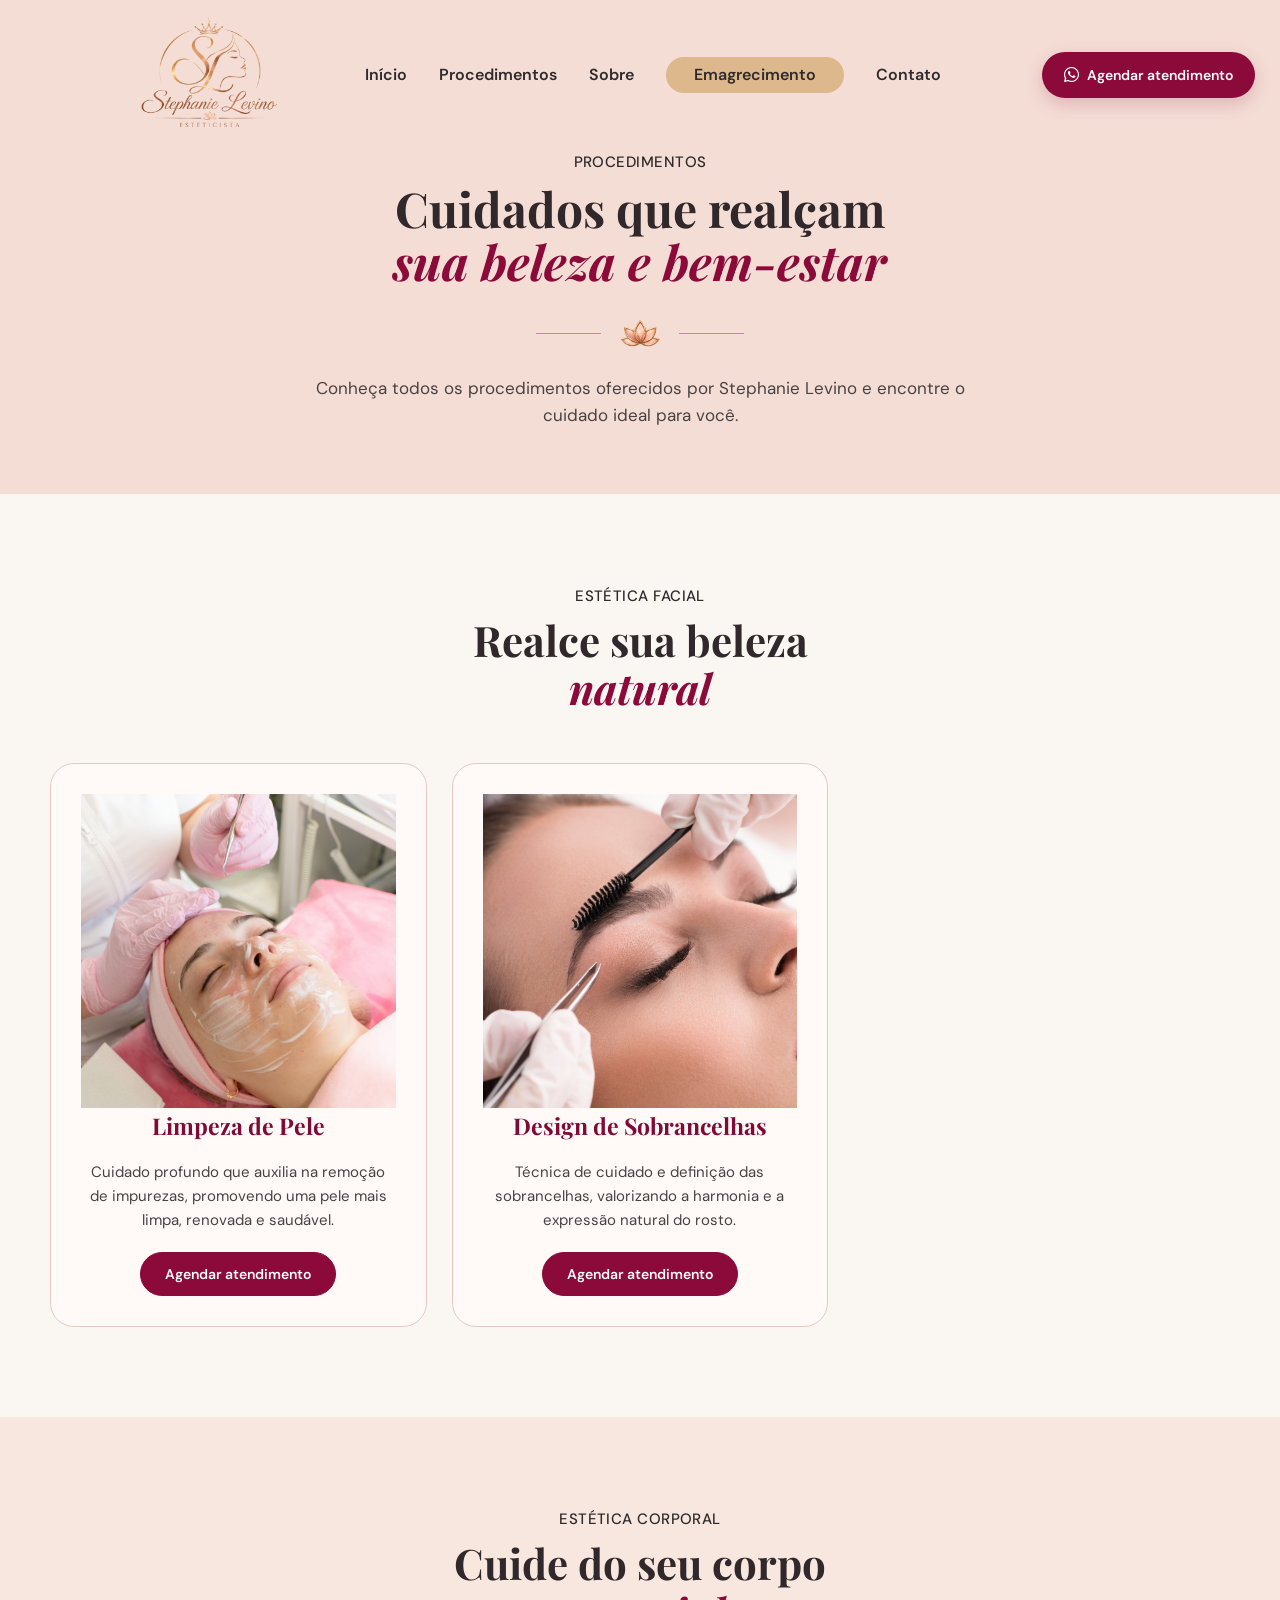
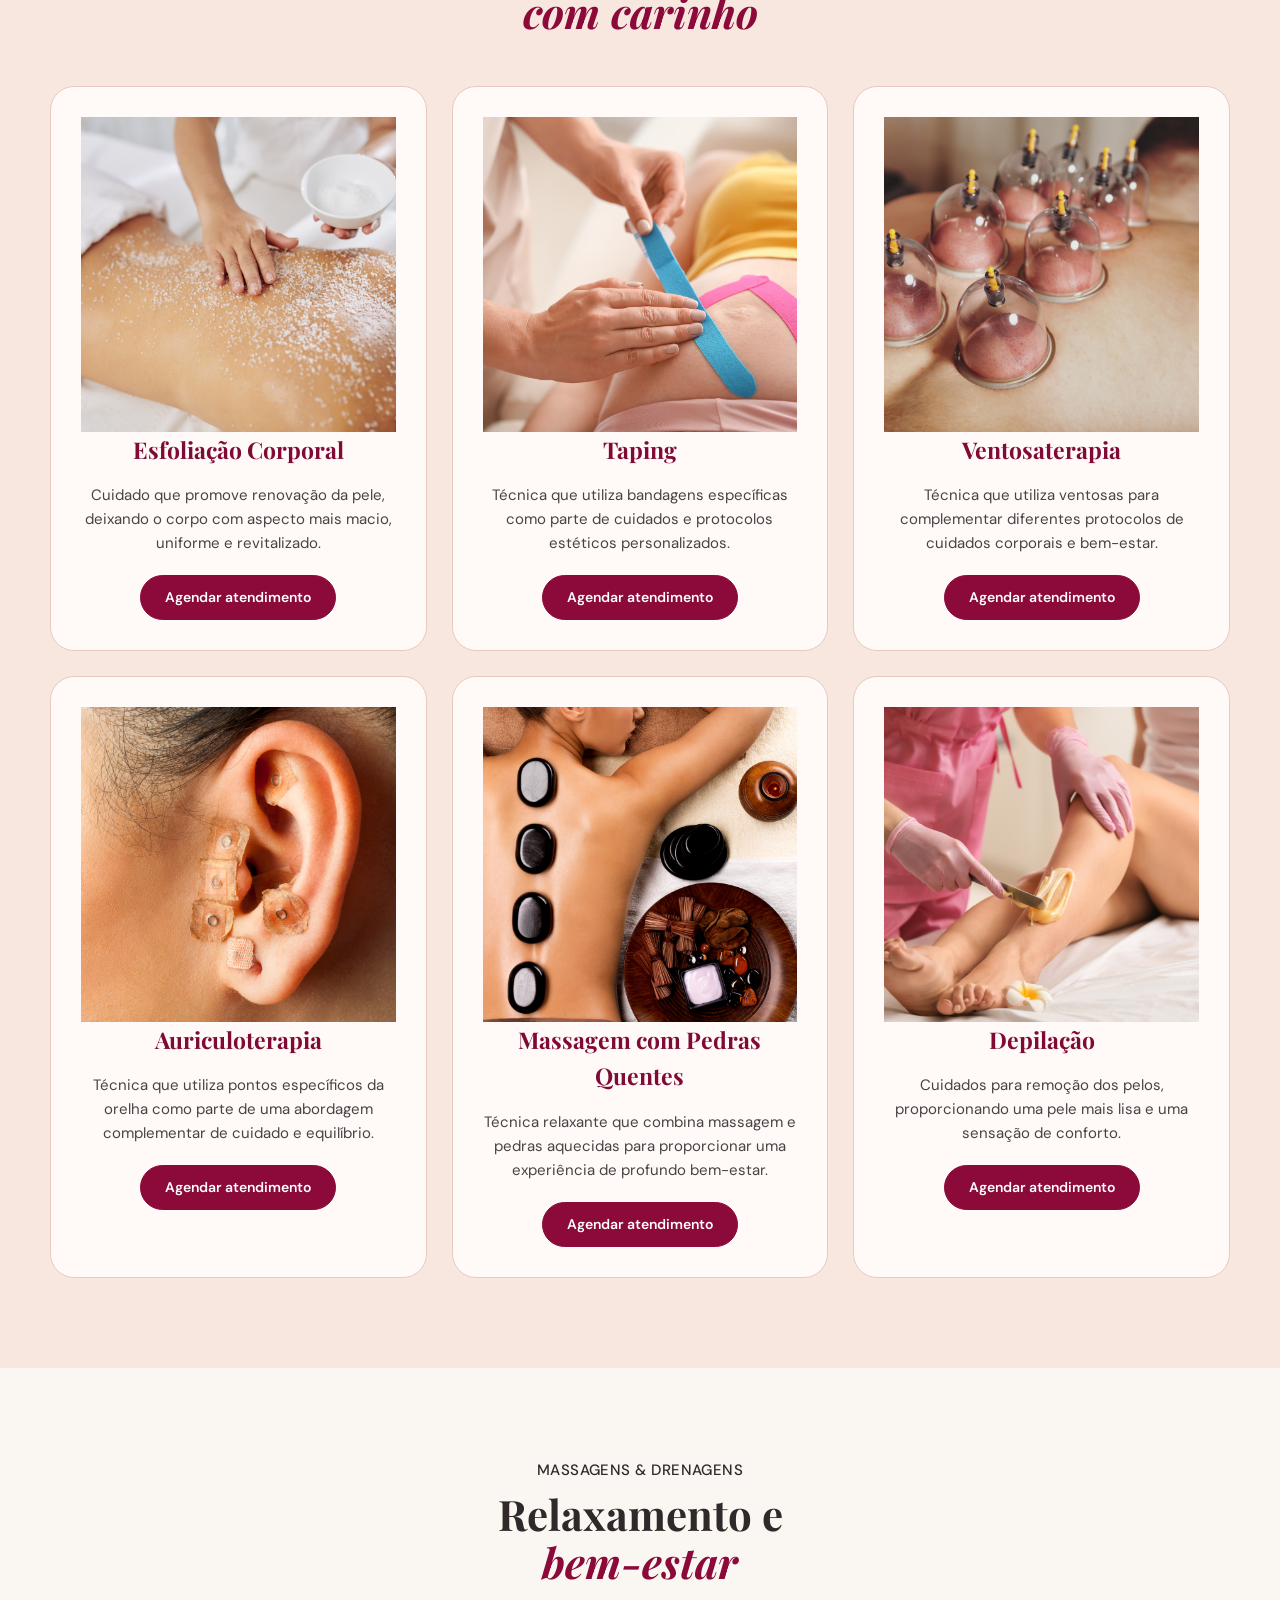
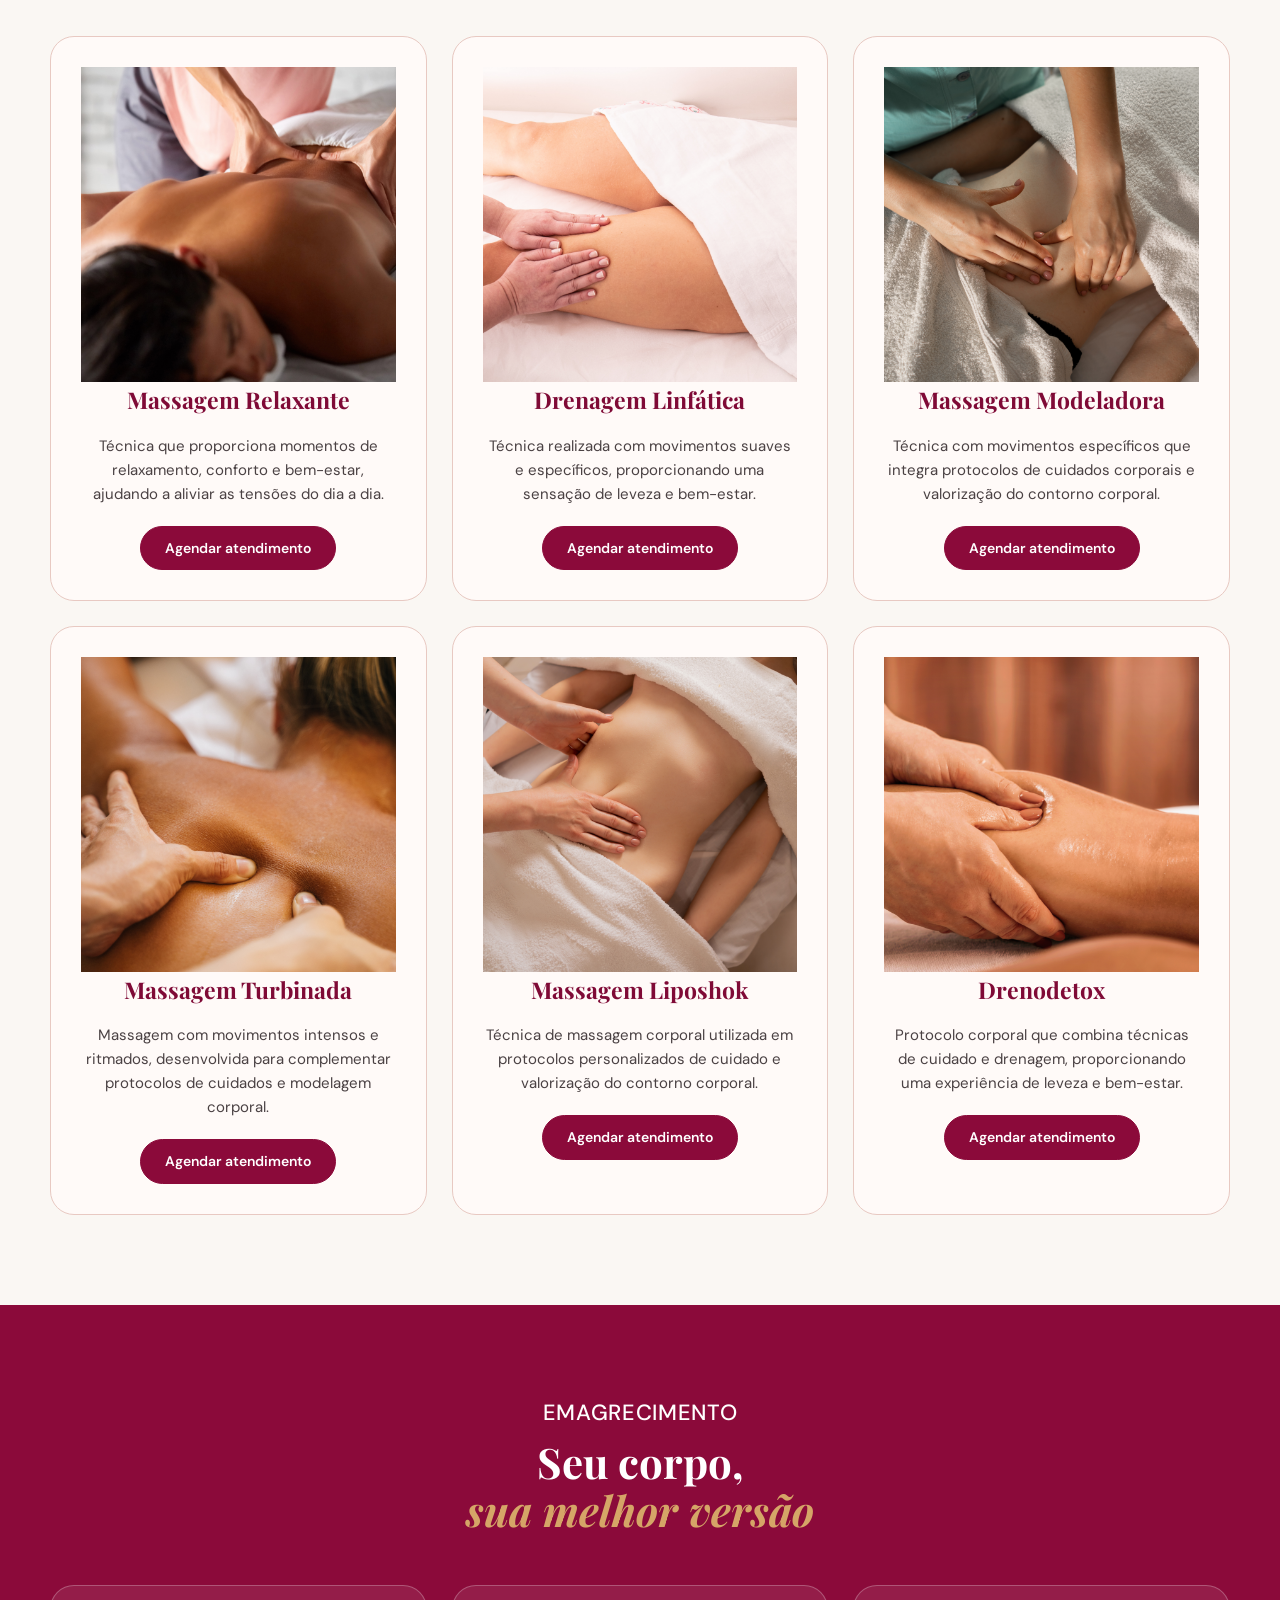
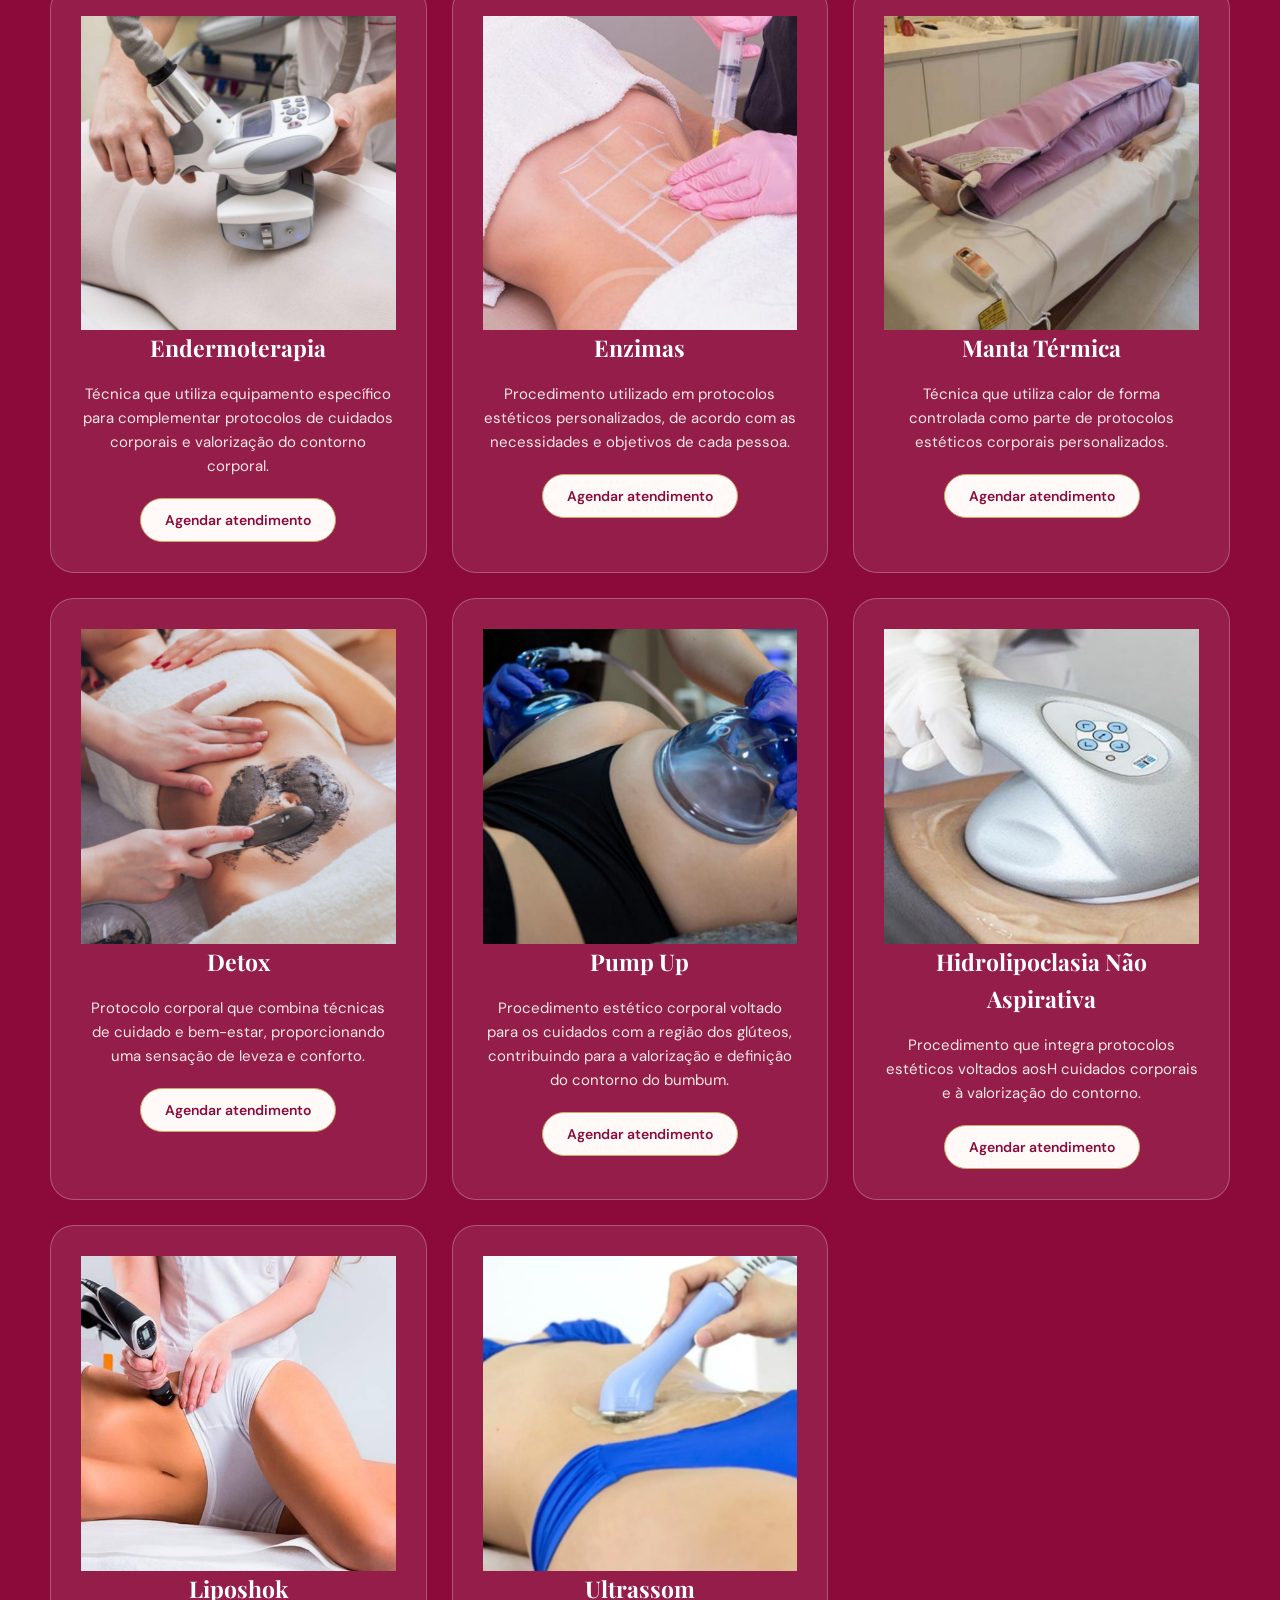
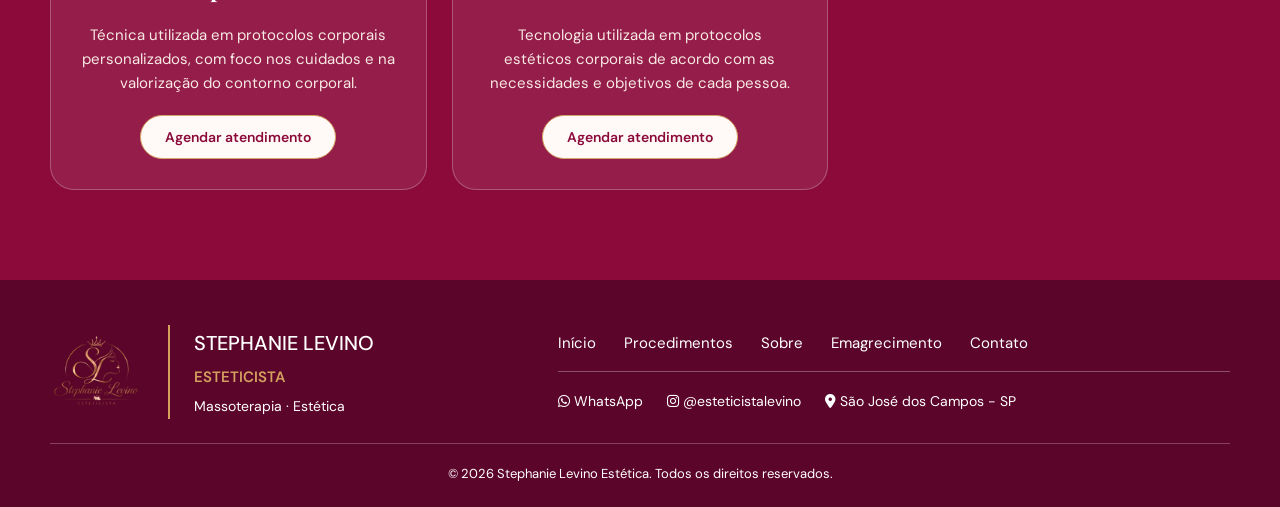
<file: procedimentos.html>
<!DOCTYPE html>
<html lang="pt-BR">

<head>
    <meta charset="UTF-8">
    <meta name="viewport" content="width=device-width, initial-scale=1.0">
    <meta name="description" content="Conheça os procedimentos faciais, corporais, massagens e protocolos de emagrecimento oferecidos por Stephanie Levino em São José dos Campos - SP.">

    <title>Procedimentos Estéticos | Stephanie Levino</title>

    <!-- Google Fonts -->
    <link rel="preconnect" href="https://fonts.googleapis.com">
    <link rel="preconnect" href="https://fonts.gstatic.com" crossorigin>

    <link href="https://fonts.googleapis.com/css2?family=DM+Sans:wght@400;500;600;700&family=Playfair+Display:wght@400;500;600;700&family=Playfair+Display:ital,wght@1,400;1,500;1,600;1,700&display=swap"
        rel="stylesheet">

    <!-- Font Awesome -->
    <link rel="stylesheet"
        href="https://cdnjs.cloudflare.com/ajax/libs/font-awesome/6.5.2/css/all.min.css">

    <!-- CSS -->
    <link rel="stylesheet" href="style.css">
    <link rel="stylesheet" href="procedimentos.css">
</head>

<body>

    <!-- HEADER -->
    <header class="header procedures-header">
        <div class="container header__content">

            <a href="index.html" class="logo">
                <img src="assets/logo.png" alt="Stephanie Levino Esteticista">
            </a>

            <nav class="nav" aria-label="Navegação principal">
                <a href="index.html#inicio">Início</a>
                <a href="procedimentos.html">Procedimentos</a>
                <a href="index.html#sobre">Sobre</a>
                <a class="nav featured" href="index.html#emagrecimento">
                    Emagrecimento
                </a>
                <a href="index.html#contato">Contato</a>
            </nav>

            <a 
                href="https://wa.me/5512997855063?text=Ol%C3%A1%21%20Vim%20pelo%20site%20e%20gostaria%20de%20agendar%20um%20atendimento."
                class="header__cta"
                target="_blank"
                rel="noopener noreferrer">
                <i class="fa-brands fa-whatsapp"></i>
                Agendar atendimento
            </a>
        </div>
    </header>


    <!-- HERO DA PÁGINA -->
    <main>

        <section class="procedures-page-hero section-blush">

            <div class="container">

                <p class="section-label">PROCEDIMENTOS</p>

                <h1>
                    Cuidados que realçam<br>
                    <em>sua beleza e bem-estar</em>
                </h1>

                <div class="procedures-ornament" aria-hidden="true">
                    <span></span>
                    <img src="assets/lotus.png" alt="">
                    <span></span>
                </div>

                <p class="procedures-page-intro">
                    Conheça todos os procedimentos oferecidos por
                    Stephanie Levino e encontre o cuidado ideal para você.
                </p>

            </div>
        </section>


        <!-- ESTÉTICA FACIAL -->
        <section class="procedure-detail section-light" id="facial">
            

            <div class="container">

                <div class="procedure-detail__heading">

                    <p class="section-label">ESTÉTICA FACIAL</p>

                    <h2>
                        Realce sua beleza<br>
                        <em>natural</em>
                    </h2>

                </div>

                <div class="procedure-detail__grid">

                    <article class="procedure-detail__card">
                        <img src="assets/limpeza-pele.png" alt="Limpeza de Pele">
                        <h3>Limpeza de Pele</h3>
                        <p>
                            Cuidado profundo que auxilia na remoção de impurezas, promovendo uma pele mais limpa, renovada e saudável.
                        </p>
                        <a 
                            href="https://wa.me/5512997855063?text=Ol%C3%A1%21%20Vim%20pelo%20site%20e%20gostaria%20de%20agendar%20um%20atendimento%20para%20realizar%20o%20procedimento%20Limpeza-pele."
                            class="procedure-button"
                            target="_blank"
                            rel="noopener noreferrer">
                            Agendar atendimento
                        </a>
                    </article>

                    <article class="procedure-detail__card">
                        <img src="assets/design-sobrancelhas.png" alt="Design de Sobrancelhas">
                        <h3>Design de Sobrancelhas</h3>
                        <p>
                            Técnica de cuidado e definição das sobrancelhas, valorizando a harmonia e a expressão natural do rosto.
                        </p>
                        <a 
                            href="https://wa.me/5512997855063?text=Ol%C3%A1%21%20Vim%20pelo%20site%20e%20gostaria%20de%20agendar%20um%20atendimento%20para%20realizar%20o%20procedimento%20Design-de-Sobrancelhas."
                            class="procedure-button" 
                            target="_blank"
                            rel="noopener noreferrer">
                            Agendar atendimento
                        </a>
                    </article>

                </div>

            </div>

        </section>


        <!-- ESTÉTICA CORPORAL -->
        <section class="procedure-detail section-pink" id="corporal">

            <div class="container">

                <div class="procedure-detail__heading">

                    <p class="section-label">ESTÉTICA CORPORAL</p>

                    <h2>
                        Cuide do seu corpo<br>
                        <em>com carinho</em>
                    </h2>

                </div>

                <div class="procedure-detail__grid">

                    <article class="procedure-detail__card">
                        <img src="assets/esfoliacao-corporal.png" alt="Esfoliação Corporal">
                        <h3>Esfoliação Corporal</h3>
                        <p>
                            Cuidado que promove renovação da pele, deixando o corpo com aspecto mais macio, uniforme e revitalizado.
                        </p>
                        <a 
                            href="https://wa.me/5512997855063?text=Ol%C3%A1%21%20Vim%20pelo%20site%20e%20gostaria%20de%20agendar%20um%20atendimento%20para%20realizar%20o%20procedimento%20Esfoliação-corporal."
                            class="procedure-button"
                            target="_blank"
                            rel="noopener noreferrer">
                            Agendar atendimento
                        </a>
                    </article>

                    <article class="procedure-detail__card">
                        <img src="assets/taping.png" alt="Taping">
                        <h3>Taping</h3>
                        <p>
                            Técnica que utiliza bandagens específicas como parte de cuidados e protocolos estéticos personalizados.
                        </p>
                        <a 
                            href="https://wa.me/5512997855063?text=Ol%C3%A1%21%20Vim%20pelo%20site%20e%20gostaria%20de%20agendar%20um%20atendimento%20para%20realizar%20o%20procedimento%20Taping."
                            class="procedure-button"
                            target="_blank"
                            rel="noopener noreferrer">
                            Agendar atendimento
                        </a>
                    </article>

                    <article class="procedure-detail__card">
                        <img src="assets/ventosaterapia.png" alt="Ventosaterapia">
                        <h3>Ventosaterapia</h3>
                        <p>
                            Técnica que utiliza ventosas para complementar diferentes protocolos de cuidados corporais e bem-estar.
                        </p>
                        <a 
                            href="https://wa.me/5512997855063?text=Ol%C3%A1%21%20Vim%20pelo%20site%20e%20gostaria%20de%20agendar%20um%20atendimento%20para%20realizar%20o%20procedimento%20Ventosaterapia."
                            class="procedure-button"
                            target="_blank"
                            rel="noopener noreferrer">
                            Agendar atendimento
                        </a>
                    </article>

                    <article class="procedure-detail__card">
                        <img src="assets/auriculoterapia.png" alt="Auriculoterapia">
                        <h3>Auriculoterapia</h3>
                        <p>
                            Técnica que utiliza pontos específicos da orelha como parte de uma abordagem complementar de cuidado e equilíbrio.
                        </p>
                        <a 
                            href="https://wa.me/5512997855063?text=Ol%C3%A1%21%20Vim%20pelo%20site%20e%20gostaria%20de%20agendar%20um%20atendimento%20para%20realizar%20o%20procedimento%20Auriculoterapia."
                            class="procedure-button"
                            target="_blank"
                            rel="noopener noreferrer">
                            Agendar atendimento
                        </a>
                    </article>

                    <article class="procedure-detail__card">
                        <img src="assets/pedras-quentes.png" alt="Massagem com Pedras Quentes">
                        <h3>Massagem com Pedras Quentes</h3>
                        <p>
                            Técnica relaxante que combina massagem e pedras aquecidas para proporcionar uma experiência de profundo bem-estar.
                        </p>
                        <a 
                            href="https://wa.me/5512997855063?text=Ol%C3%A1%21%20Vim%20pelo%20site%20e%20gostaria%20de%20agendar%20um%20atendimento%20para%20realizar%20o%20procedimento%20Massagem-com-pedras-quentes."
                            class="procedure-button"
                            target="_blank"
                            rel="noopener noreferrer">
                            Agendar atendimento
                        </a>
                    </article>

                    <article class="procedure-detail__card">
                        <img src="assets/depilacao.png" alt="Depilação">
                        <h3>Depilação</h3>
                        <p>
                            Cuidados para remoção dos pelos, proporcionando uma pele mais lisa e uma sensação de conforto.
                        </p>
                        <a 
                            href="https://wa.me/5512997855063?text=Ol%C3%A1%21%20Vim%20pelo%20site%20e%20gostaria%20de%20agendar%20um%20atendimento%20para%20realizar%20o%20procedimento%20Depilação."
                            class="procedure-button"
                            target="_blank"
                            rel="noopener noreferrer">
                            Agendar atendimento
                        </a>
                    </article>

                </div>

            </div>

        </section>


        <!-- MASSAGENS E DRENAGENS -->
        <section class="procedure-detail section-light" id="massagens">

            <div class="container">

                <div class="procedure-detail__heading">

                    <p class="section-label">MASSAGENS & DRENAGENS</p>

                    <h2>
                        Relaxamento e<br>
                        <em>bem-estar</em>
                    </h2>

                </div>

                <div class="procedure-detail__grid">

                    <article class="procedure-detail__card">
                        <img src="assets/massagem-relaxante.png" alt="Massagem Relaxante">
                        <h3>Massagem Relaxante</h3>
                        <p>
                            Técnica que proporciona momentos de relaxamento, conforto e bem-estar,
                            ajudando a aliviar as tensões do dia a dia.
                        </p>
                        <a 
                            href="https://wa.me/5512997855063?text=Ol%C3%A1%21%20Vim%20pelo%20site%20e%20gostaria%20de%20agendar%20um%20atendimento%20para%20realizar%20o%20procedimento%20Massagem-relaxante."
                            class="procedure-button"
                            target="_blank"
                            rel="noopener noreferrer">
                            Agendar atendimento
                        </a>
                    </article>

                    <article class="procedure-detail__card">
                        <img src="assets/drenagem-linfatica.png" alt="Drenagem Linfática">
                        <h3>Drenagem Linfática</h3>
                        <p>
                            Técnica realizada com movimentos suaves e específicos, proporcionando
                            uma sensação de leveza e bem-estar.
                        </p>
                        <a 
                            href="https://wa.me/5512997855063?text=Ol%C3%A1%21%20Vim%20pelo%20site%20e%20gostaria%20de%20agendar%20um%20atendimento%20para%20realizar%20o%20procedimento%20Drenagem-linfatica."
                            class="procedure-button"
                            target="_blank"
                            rel="noopener noreferrer">
                            Agendar atendimento
                        </a>
                    </article>

                    <article class="procedure-detail__card">
                        <img src="assets/massagem-modeladora.png" alt="Massagem Modeladora">
                        <h3>Massagem Modeladora</h3>
                        <p>
                            Técnica com movimentos específicos que integra protocolos de cuidados
                            corporais e valorização do contorno corporal.
                        </p>
                        <a 
                            href="https://wa.me/5512997855063?text=Ol%C3%A1%21%20Vim%20pelo%20site%20e%20gostaria%20de%20agendar%20um%20atendimento%20para%20realizar%20o%20procedimento%20Massagem-modeladora."
                            class="procedure-button"
                            target="_blank"
                            rel="noopener noreferrer">
                            Agendar atendimento
                        </a>
                    </article>

                    <article class="procedure-detail__card">
                        <img src="assets/massagem-turbinada.png" alt="Massagem Turbinada">
                        <h3>Massagem Turbinada</h3>
                        <p>
                            Massagem com movimentos intensos e ritmados, desenvolvida para
                            complementar protocolos de cuidados e modelagem corporal.
                        </p>
                        <a 
                            href="https://wa.me/5512997855063?text=Ol%C3%A1%21%20Vim%20pelo%20site%20e%20gostaria%20de%20agendar%20um%20atendimento%20para%20realizar%20o%20procedimento%20Massagem-turbinada."
                            class="procedure-button"
                            target="_blank"
                            rel="noopener noreferrer">
                            Agendar atendimento
                        </a>
                    </article>

                    <article class="procedure-detail__card">
                        <img src="assets/massagem-liposhok.png" alt="Massagem Liposhok">
                        <h3>Massagem Liposhok</h3>
                        <p>
                            Técnica de massagem corporal utilizada em protocolos personalizados
                            de cuidado e valorização do contorno corporal.
                        </p>
                        <a 
                            href="https://wa.me/5512997855063?text=Ol%C3%A1%21%20Vim%20pelo%20site%20e%20gostaria%20de%20agendar%20um%20atendimento%20para%20realizar%20o%20procedimento%20Massagem-liposhok."
                            class="procedure-button"
                            target="_blank"
                            rel="noopener noreferrer">
                            Agendar atendimento
                        </a>
                    </article>

                    <article class="procedure-detail__card">
                        <img src="assets/drenodetox.png" alt="Drenodetox">
                        <h3>Drenodetox</h3>
                        <p>
                            Protocolo corporal que combina técnicas de cuidado e drenagem,
                            proporcionando uma experiência de leveza e bem-estar.
                        </p>
                        <a 
                            href="https://wa.me/5512997855063?text=Ol%C3%A1%21%20Vim%20pelo%20site%20e%20gostaria%20de%20agendar%20um%20atendimento%20para%20realizar%20o%20procedimento%20Drenodetox."
                            class="procedure-button"
                            target="_blank"
                            rel="noopener noreferrer">
                            Agendar atendimento
                        </a>
                    </article>
                </div>

            </div>

        </section>


        <!-- EMAGRECIMENTO -->
        <section class="procedure-detail procedure-detail--wine" id="emagrecimento">

            <div class="container">

                <div class="procedure-detail__heading">

                    <p class="section-label">EMAGRECIMENTO</p>

                    <h2>
                        Seu corpo,<br>
                        <em>sua melhor versão</em>
                    </h2>

                </div>

                <div class="procedure-detail__grid">
                    
                    <article class="procedure-detail__card">
                        <img src="assets/endermoterapia.png" alt="Endermoterapia">
                        <h3>Endermoterapia</h3>
                        <p>
                            Técnica que utiliza equipamento específico para complementar
                            protocolos de cuidados corporais e valorização do contorno corporal.
                        </p>
                        <a 
                            href="https://wa.me/5512997855063?text=Ol%C3%A1%21%20Vim%20pelo%20site%20e%20gostaria%20de%20agendar%20um%20atendimento%20para%20realizar%20o%20procedimento%20Endermoterapia."
                            class="procedure-button"
                            target="_blank"
                            rel="noopener noreferrer">
                            Agendar atendimento
                        </a>
                    </article>

                    <article class="procedure-detail__card">
                        <img src="assets/enzimas.png" alt="Enzimas">
                        <h3>Enzimas</h3>
                        <p>
                            Procedimento utilizado em protocolos estéticos personalizados,
                            de acordo com as necessidades e objetivos de cada pessoa.
                        </p>
                        <a 
                            href="https://wa.me/5512997855063?text=Ol%C3%A1%21%20Vim%20pelo%20site%20e%20gostaria%20de%20agendar%20um%20atendimento%20para%20realizar%20o%20procedimento%20Enzimas."
                            class="procedure-button"
                            target="_blank"
                            rel="noopener noreferrer">
                            Agendar atendimento
                        </a>
                    </article>

                    <article class="procedure-detail__card">
                        <img src="assets/manta-termica.png" alt="Manta Térmica">
                        <h3>Manta Térmica</h3>
                        <p>
                            Técnica que utiliza calor de forma controlada como parte de
                            protocolos estéticos corporais personalizados.
                        </p>
                        <a 
                            href="https://wa.me/5512997855063?text=Ol%C3%A1%21%20Vim%20pelo%20site%20e%20gostaria%20de%20agendar%20um%20atendimento%20para%20realizar%20o%20procedimento%20Manta-Termica."
                            class="procedure-button"
                            target="_blank"
                            rel="noopener noreferrer">
                            Agendar atendimento
                        </a>
                    </article>

                    <article class="procedure-detail__card">
                        <img src="assets/detox.png" alt="Detox">
                        <h3>Detox</h3>
                        <p>
                            Protocolo corporal que combina técnicas de cuidado e bem-estar,
                            proporcionando uma sensação de leveza e conforto.
                        </p>
                        <a 
                            href="https://wa.me/5512997855063?text=Ol%C3%A1%21%20Vim%20pelo%20site%20e%20gostaria%20de%20agendar%20um%20atendimento%20para%20realizar%20o%20procedimento%20Detox."
                            class="procedure-button"
                            target="_blank"
                            rel="noopener noreferrer">
                            Agendar atendimento
                        </a>
                    </article>

                    <article class="procedure-detail__card">
                        <img src="assets/pump-up.png" alt="Pump Up">
                        <h3>Pump Up</h3>
                        <p>
                            Procedimento estético corporal voltado para os cuidados com a região dos glúteos,
                            contribuindo para a valorização e definição do contorno do bumbum.
                        </p>
                        <a 
                            href="https://wa.me/5512997855063?text=Ol%C3%A1%21%20Vim%20pelo%20site%20e%20gostaria%20de%20agendar%20um%20atendimento%20para%20realizar%20o%20procedimento%20Pump-up."
                            class="procedure-button"
                            target="_blank"
                            rel="noopener noreferrer">
                            Agendar atendimento
                        </a>
                    </article>

                    <article class="procedure-detail__card">
                        <img src="assets/hidrolipoclasia.png" alt="Hidrolipoclasia Não Aspirativa">
                        <h3>Hidrolipoclasia Não Aspirativa</h3>
                        <p>
                            Procedimento que integra protocolos estéticos voltados aosH
                            cuidados corporais e à valorização do contorno.
                        </p>
                        <a 
                            href="https://wa.me/5512997855063?text=Ol%C3%A1%21%20Vim%20pelo%20site%20e%20gostaria%20de%20agendar%20um%20atendimento%20para%20realizar%20o%20procedimento%20Hidrolipoclasia."
                            class="procedure-button"
                            target="_blank"
                            rel="noopener noreferrer">
                            Agendar atendimento
                        </a>
                    </article>

                    <article class="procedure-detail__card">
                        <img src="assets/liposhok.png" alt="Liposhok">
                        <h3>Liposhok</h3>
                        <p>
                            Técnica utilizada em protocolos corporais personalizados,
                            com foco nos cuidados e na valorização do contorno corporal.
                        </p>
                        <a 
                            href="https://wa.me/5512997855063?text=Ol%C3%A1%21%20Vim%20pelo%20site%20e%20gostaria%20de%20agendar%20um%20atendimento%20para%20realizar%20o%20procedimento%20Liposhok."
                            class="procedure-button"
                            target="_blank"
                            rel="noopener noreferrer">
                            Agendar atendimento
                        </a>
                    </article>

                    <article class="procedure-detail__card">
                        <img src="assets/ultrassom.png" alt="Ultrassom">
                        <h3>Ultrassom</h3>
                        <p>
                            Tecnologia utilizada em protocolos estéticos corporais de
                            acordo com as necessidades e objetivos de cada pessoa.
                        </p>
                        <a 
                            href="https://wa.me/5512997855063?text=Ol%C3%A1%21%20Vim%20pelo%20site%20e%20gostaria%20de%20agendar%20um%20atendimento%20para%20realizar%20o%20procedimento%20Ultrassom."
                            class="procedure-button"
                            target="_blank"
                            rel="noopener noreferrer">
                            Agendar atendimento
                        </a>
                    </article>

                </div>

            </div>

        </section>

    </main>


    <!-- FOOTER -->
    <footer class="footer">

        <div class="container footer__top">

            <div class="footer__brand">
                <img src="assets/logo.png" alt="Stephanie Levino Esteticista">

                <div>
                    <strong>STEPHANIE LEVINO</strong>
                    <span>ESTETICISTA</span>
                    <small>Massoterapia · Estética</small>
                </div>
            </div>

            <div class="footer__right">

                <nav class="footer__nav" aria-label="Navegação do rodapé">
                    <a href="index.html#inicio">Início</a>
                    <a href="procedimentos.html">Procedimentos</a>
                    <a href="index.html#sobre">Sobre</a>
                    <a href="index.html#emagrecimento">Emagrecimento</a>
                    <a href="index.html#contato">Contato</a>
                </nav>

                <div class="footer__contacts">

                    <a href="https://wa.me/5512997855063"
                        target="_blank"
                        rel="noopener noreferrer">
                        <i class="fa-brands fa-whatsapp"></i>
                        WhatsApp
                    </a>

                    <a href="https://instagram.com/esteticistalevino"
                        target="_blank"
                        rel="noopener noreferrer">
                        <i class="fa-brands fa-instagram"></i>
                        @esteticistalevino
                    </a>

                    <span>
                        <i class="fa-solid fa-location-dot"></i>
                        São José dos Campos - SP
                    </span>

                </div>

            </div>

        </div>

        <div class="container footer__bottom">
            © 2026 Stephanie Levino Estética. Todos os direitos reservados.
        </div>

    </footer>

</body>
</html>
</file>
<file: style.css>
/* =========================================================
   STEPHANIE LEVINO — ESTÉTICA
   ========================================================= */

:root {
    --off-white: #faf7f3;
    --blush: #f4ddd5;
    --blush-light: #f8e7df;
    --pink-soft: #f3d8d2;
    --pink-border: #e8c5bf;
    --wine: #790a38;
    --wine-dark: #5b052a;
    --wine-light: #a65370;
    --gold: #c99a63;
    --gold-light: #d9b382;
    --text: #2f2b2d;
    --white: #ffffff;

    --font-sans: "DM Sans", Arial, sans-serif;
    --font-serif: "Playfair Display", Georgia, serif;

    --container: 1180px;
    --radius: 28px;
    --shadow: 0 14px 35px rgba(65, 25, 40, 0.08);
}

* {
    box-sizing: border-box;
    margin: 0;
    padding: 0;
}

html {
    scroll-behavior: smooth;
}

body {
    background: var(--off-white);
    color: var(--text);
    font-family: var(--font-sans);
    line-height: 1.6;
    overflow-x: hidden;
}

img {
    display: block;
    max-width: 100%;
}

a {
    color: inherit;
    text-decoration: none;
}

button {
    border: 0;
    font: inherit;
}

.container {
    width: min(calc(100% - 80px), var(--container));
    margin-inline: auto;
}

.section-light {
    background: var(--off-white);
}

.section-pink {
    background: var(--blush-light);
}

.section-blush {
    background: var(--blush);
}

.section-wine {
    background: var(--wine);
}

.header {
    position: absolute;
    inset: 0 0 auto;
    z-index: 20;
    background: transparent;
}

.header__content {
    min-height: 105px;
    display: flex;
    align-items: center;
    justify-content: flex-start;
    gap: 80px;
}

.brand {
    width: 150px;
    flex: 0 0 150px;
}

.brand img {
    width: 125px;
}


.nav {
    display: flex;
    align-items: center;
    justify-content: center;
    gap: 32px;
    font-size: 16px;
    font-weight: 600;
}

.nav a {
    transition: color 0.2s ease, transform 0.2s ease;
}

.nav a:hover {
    color: var(--wine);
    transform: translateY(-1px);
}

.nav__featured,
.nav.featured {
    background: #ddb88d;
    border-radius: 999px;
    padding: 5px 28px;
}

.menu-toggle {
    display: none;
    width: 44px;
    height: 44px;
    border-radius: 50%;
    background: var(--wine);
    cursor: pointer;
}

.menu-toggle span {
    display: block;
    width: 20px;
    height: 2px;
    margin: 4px auto;
    background: var(--white);
}

.hero {
    position: relative;
    min-height: 700px;
    display: flex;
    align-items: center;
    padding: 60px 0;
}

.hero__content {
    min-height: 560px;
    display: grid;
    grid-template-columns: 1.08fr 0.92fr;
    align-items: center;
    gap: 30px;
}

.hero__text {
    max-width: 690px;
}

.eyebrow,
.section-label {
    font-size: 15px;
    letter-spacing: 0.03em;
    font-weight: 500;
}

.hero h1 {
    margin: 0;
    font-size: clamp(52px, 5vw, 68px);
    line-height: 1;
    font-weight: 700;
    letter-spacing: -0.04em;
}

.hero__role {
    margin-top: 14px;
    font-size: 38px;
    font-weight: 400;
    line-height: 1.2;
}

.hero__description {
    max-width: 620px;
    margin: 24px 0 30px;
    font-size: 20px;
    line-height: 1.55;
}

.hero_visual {
    position: absolute;
    top: 0;
    right: 0;

    width: 55%;
    height: 100%;

    background-image: url("assets/estetica-home.jpg");
    background-size: cover;
    background-position: center;

    z-index: 0;

    /* Esfumado da imagem para o lado esquerdo */
    -webkit-mask-image: linear-gradient(
        to right,
        transparent 0%,
        rgba(0, 0, 0, 0.15) 15%,
        rgba(0, 0, 0, 0.55) 30%,
        rgba(0, 0, 0, 0.85) 45%,
        black 60%
    );

    mask-image: linear-gradient(
        to right,
        transparent 0%,
        rgba(0, 0, 0, 0.15) 15%,
        rgba(0, 0, 0, 0.55) 30%,
        rgba(0, 0, 0, 0.85) 45%,
        black 60%
    );
}

.hero__visual img {
    width: min(100%, 500px);
    opacity: 0.95;
}

.ornament {
    display: flex;
    align-items: center;
    justify-content: center;
    gap: 35px;
    margin: 25px 0;
}

.ornament-line {
    width: 240px;
    height: 2px;
    background-color: #c99a5b;
}

.lotus {
    width: 75px;
    height: auto;
    display: block;
}

.ornament-about .ornament-line {
    width: 85px;
}

.ornament-about .lotus {
    width: 38px;
}
.button {
    display: inline-flex;
    align-items: center;
    justify-content: center;
    gap: 12px;
    min-height: 52px;
    padding: 0 30px;
    border-radius: 999px;
    font-size: 16px;
    font-weight: 500;
    text-transform: uppercase;
    transition: transform 0.2s ease, box-shadow 0.2s ease;
}

.button:hover {
    transform: translateY(-2px);
    box-shadow: var(--shadow);
}

.button--wine {
    color: var(--white);
    background: var(--wine);
}

.button--wine i {
    font-size: 20px;
    margin-right: 8px;
}

.button--gold {
    color: var(--text);
    background: var(--gold-light);
}

.button--large {
    min-width: 420px;
}

.whatsapp-icon {
    font-size: 25px;
    line-height: 1;
}

.about {
    padding: 105px 0;
}

.about__content {
    display: grid;
    grid-template-columns: 380px 1fr;
    align-items: center;
    gap: 70px;
}

.about__photo img {
    width: 100%;
    height: 510px;
    object-fit: cover;
    object-position: center;
    border-radius: 190px 190px 0 0;
}

.about__formation {
    margin-top: 14px;
    text-align: center;
    font-size: 17px;
}

.about__formation span {
    display: block;
}

.about__text {
    max-width: 720px;
}

.about__text .ornament {
    justify-content: flex-start;
    margin: 15px 0 20px;
}

.about__text h2 {
    margin-bottom: 22px;
    font-family: var(--font-serif);
    font-size: clamp(42px, 5vw, 58px);
    font-weight: 400;
    line-height: 1.08;
}

.about__text h2 em {
    color: #ed1b68;
    font-style: normal;
}

.about__text p {
    margin-bottom: 24px;
    font-size: 19px;
    line-height: 1.55;
}

.procedures {
    padding: 95px 0 105px;
}

.section-heading {
    text-align: center;
}

.section-heading h2 {
    margin-top: 8px;
    font-size: clamp(32px, 4vw, 54px);
    line-height: 1.05;
}

.section-heading h2 em {
    color: var(--wine);
    font-style: italic;
}

.procedures-ornament {
    display: flex;
    align-items: center;
    justify-content: center;
    gap: 18px;
    margin: 12px auto 28px;
}

.procedures-ornament span {
    width: 45px;
    height: 2px;
    background-color: #c99b68;
}

.procedures-ornament img {
    width: 38px;
    height: auto;
    object-fit: contain;
}

.procedure-grid {
    display: grid;
    grid-template-columns: 1.15fr 1fr 1fr 1fr;
    gap: 25px;
    margin-top: 55px;
}

.procedure-card {
    position: relative;
    overflow: hidden;

    height: 310px;
    padding: 20px;

    display: flex;
    flex-direction: column;

    text-align: center;

    border-radius: 24px;
}

.procedure-card::before {
    content: "";
    position: absolute;
    inset: 0;

    background-size: cover;
    background-position: center;
    background-repeat: no-repeat;

    opacity: 0.18;

    z-index: 0;
}

.procedure-card:nth-child(1)::before {
    background-image: url("assets/emagrece.png");
}

.procedure-card:nth-child(2)::before {
    background-image: url("assets/estetica-facial.png");
}

.procedure-card:nth-child(3)::before {
    background-image: url("assets/estetica-corporal.png");
}

.procedure-card:nth-child(4)::before {
    background-image: url("assets/massagens.png");
}
.procedure-card img {
    display: none;
}

.procedure-card > div {
    position: relative;
    z-index: 1;

    width: 100%;
    flex: 1;

    display: flex;
    flex-direction: column;
    align-items: center;
}

.procedure-card .text-link {
    position: relative;
    z-index: 2;

    margin-top: auto;
}

.procedure-card--featured {
    color: var(--white);
    background: var(--wine-light);
    border-color: #67615f;
}

.procedure-card h3 {
    font-size: 20px;
    line-height: 1.15;
    font-style: italic;
}


.procedure-card p {
    position: relative;
    z-index: 1;

    margin: auto 0;
}

.procedures-highlight {
    margin: 45px auto 0;
    max-width: 750px;
    text-align: center;
    font-family: "Playfair Display", serif;
    font-size: 21px;
    line-height: 1.5;
    font-style: italic;
    color: #8b0a3a;
}

#emagrecimento .emagrecimento-ornament {
    width: 100%;
    display: flex;
    align-items: center;
    justify-content: center;
    gap: 12px;
    margin: 0 auto 24px;
}

#emagrecimento .emagrecimento-ornament > span:not(.lotus) {
    width: 75px;
    height: 2px;
    background-color: #d4a15f;
    flex-shrink: 0;
}

#emagrecimento .emagrecimento-ornament .lotus {
    display: flex;
    align-items: center;
    justify-content: center;
    flex-shrink: 0;
}

#emagrecimento .emagrecimento-ornament .lotus img {
    width: 42px;
    height: 42px;
    object-fit: contain;
    display: block;
}

#emagrecimento .section-label {
    font-size: 22px;
}

.text-link {
    align-self: center;
    display: inline-flex;
    align-items: center;
    gap: 10px;
    background: transparent;
    color: inherit;
    font-weight: 700;
    cursor: pointer;
}

.text-link span {
    display: inline-flex;
    align-items: center;
    justify-content: center;
    width: 24px;
    height: 24px;
    margin-left: 8px;
    border-radius: 50%;
    background-color: #8A0A3C;
    color: #FFFFFF;
    font-size: 16px;
    font-weight: bold;
}

.procedure-card--featured .text-link span {
    color: var(--wine-light);
    background: var(--white);
}

.why {
    padding: 100px 0;
}

.why .ornament {
    display: flex;
    align-items: center;
    justify-content: center;
    gap: 24px;
    margin-bottom: 20px;
}

.why .ornament > span {
    width: 85px;
    height: 2px;
    background: #c99a5b;
}

.why .ornament .lotus {
    width: 38px;
    height: 38px;
    object-fit: contain;
}

.why__content {
    display: grid;
    grid-template-columns: 420px 1fr;
    align-items: center;
    gap: 80px;
}

.why__photo img {
    width: 100%;
    height: 680px;
    object-fit: cover;
    object-position: center;
    border-radius: 220px 220px 220px 220px;
}

.why__text {
    max-width: 700px;
}

.why__text > .ornament {
    margin-top: 0;
}

.why__text h2 {
    margin-top: -5px;
    font-family: var(--font-serif);
    font-size: 58px;
    font-weight: 400;
    text-align: center;
}

.why__text > .section-label {
    text-align: center;
}

.subtitle {
    margin: 8px 0 38px;
    text-align: center;
    font-family: var(--font-serif);
    font-size: 25px;
}

.why__grid {
    display: grid;
    grid-template-columns: 1fr 1fr;
    gap: 40px 45px;
}

.why__grid article {
    display: grid;
    grid-template-columns: 80px 1fr;
    gap: 20px;
    align-items: center;
}

.why__icon {
    display: grid;
    width: 80px;
    height: 80px;
    place-items: center;
    border-radius: 50%;
    background: rgba(255, 255, 255, 0.6);
    color: var(--wine-light);
    font-size: 42px;
}

.why__grid h3 {
    font-size: 20px;
    line-height: 1.25;
}

.why__grid p {
    margin-top: 10px;
    font-size: 15px;
    line-height: 1.45;
}

.why .section-label {
    font-size: 20px;
}

.slimming {
    padding: 90px 0 100px;
    color: var(--white);
}

.section-heading--wine .section-label {
    color: var(--white);
}

.section-heading--wine h2 {
    color: var(--white);
    font-family: var(--font-serif);
    font-size: clamp(48px, 6vw, 70px);
    font-weight: 400;
}

.section-heading--wine h2 em {
    color: var(--gold-light);
}

.section-heading--wine > p:last-child {
    max-width: 720px;
    margin: 14px auto 0;
    font-size: 18px;
    font-style: italic;
}

.ornament--wine span:not(.lotus) {
    background: var(--gold);
}

.ornament--wine .lotus {
    color: var(--gold);
}

.slimming-grid {
    display: grid;
    grid-template-columns: repeat(3, 1fr);
    gap: 28px 70px;
    margin: 50px auto 65px;
}

.slimming-grid span {
    min-height: 50px;
    display: flex;
    align-items: center;
    justify-content: center;
    padding: 5px 18px;
    border: 3px solid var(--gold);
    border-radius: 999px;
    color: var(--text);
    background: #cf9ca7;
    font-size: 20px;
    font-weight: 700;
    font-style: italic;
    text-align: center;
}

.slimming__actions {
    display: flex;
    align-items: center;
    justify-content: center;
    gap: 60px;
}

.slimming__link {
    font-size: 19px;
}

.slimming__link span {
    display: inline-grid;
    width: 24px;
    height: 24px;
    margin-left: 8px;
    place-items: center;
    border-radius: 50%;
    color: var(--wine);
    background: var(--white);
}

.final-ornament {
    display: flex;
    align-items: center;
    justify-content: center;
    gap: 12px;
    margin: 0 auto 25px;
}

.final-ornament > span:not(.lotus) {
    width: 85px;
    height: 2px;
    background-color: #d4a15f;
    flex-shrink: 0;
}

.final-ornament .lotus {
    display: flex;
    align-items: center;
    justify-content: center;
}

.final-ornament .lotus img {
    width: 42px;
    height: 42px;
    object-fit: contain;
    display: block;
}

#contato .fa-whatsapp {
    font-size: 21px;
}

.cta {
    padding: 0;
}

.cta__content {
    min-height: 540px;
    display: grid;
    grid-template-columns: 1fr 0.85fr;
    align-items: center;
    gap: 60px;
}

.cta__text {
    text-align: center;
}

.cta__text h2 {
    font-family: var(--font-serif);
    font-size: clamp(52px, 6vw, 78px);
    font-weight: 400;
    line-height: 1.02;
}

.cta__text h2 em {
    color: var(--gold);
}

.cta__text p {
    max-width: 620px;
    margin: 30px auto 35px;
    font-size: 21px;
    line-height: 1.55;
}

.cta__image {
    height: 100%;
    min-height: 540px;
    display: flex;
    align-items: flex-end;
    justify-content: center;
}

.cta__image img {
    width: 100%;
    height: 500px;
    object-fit: cover;
    object-position: center;
    border-radius: 50% 50% 0 0;
}

.footer {
    color: var(--white);
    background: var(--wine-dark);
    padding: 45px 0 22px;
}

.footer__top {
    display: grid;
    grid-template-columns: 1fr 1.5fr;
    gap: 60px;
    align-items: center;
}

.footer__brand {
    display: flex;
    align-items: center;
    gap: 24px;
}

.footer__brand img {
    width: 120px;
    height: auto;
    padding-right: 24px;
    border-right: 2px solid #d4a15f;
}

.footer__brand > div {
    display: flex;
    flex-direction: column;
    align-items: flex-start;
    gap: 6px;
}

.footer__brand strong {
    font-size: 20px;
    font-weight: 500;
}

.footer__brand span {
    color: #d4a15f;
    font-weight: 600;
    font-size: 15px;
}

.footer__brand small {
    font-size: 14px;
}

.footer__nav {
    display: flex;
    align-items: center;
    gap: 28px;
    padding-bottom: 16px;
    border-bottom: 1px solid rgba(255, 255, 255, 0.3);
}

.footer__nav a {
    font-size: 15px;
    text-decoration: none;
}

.footer__contacts {
    display: flex;
    align-items: center;
    gap: 24px;
    margin-top: 18px;
}

.footer__contacts a,
.footer__contacts span {
    font-size: 14px;
    text-decoration: none;
}

.footer__bottom {
    text-align: center;
    padding-top: 20px;
    margin-top: 24px;
    border-top: 1px solid rgba(255, 255, 255, 0.25);
    font-size: 13px;
}

.modal {
    position: fixed;
    inset: 0;
    z-index: 100;
    display: grid;
    place-items: center;
    padding: 20px;
    opacity: 0;
    visibility: hidden;
    transition: opacity 0.2s ease, visibility 0.2s ease;
}

.modal.is-open {
    opacity: 1;
    visibility: visible;
}

.modal__overlay {
    position: absolute;
    inset: 0;
    background: rgba(35, 8, 20, 0.65);
    cursor: pointer;
}

.modal__content {
    position: relative;
    z-index: 1;
    width: min(100%, 560px);
    padding: 45px;
    border-radius: 25px;
    background: var(--off-white);
    box-shadow: 0 30px 80px rgba(0, 0, 0, 0.25);
}

.modal__content h2 {
    margin: 8px 0 16px;
    font-family: var(--font-serif);
    font-size: 42px;
    font-weight: 400;
}

.modal__content p:not(.section-label) {
    margin-bottom: 25px;
}

.modal__close {
    position: absolute;
    top: 15px;
    right: 18px;
    width: 38px;
    height: 38px;
    border-radius: 50%;
    color: var(--wine);
    background: var(--blush);
    font-size: 28px;
    cursor: pointer;
}

body.modal-open {
    overflow: hidden;
}

@media (max-width: 1050px) {
    .container {
        width: calc(100% - 48px);
        max-width: var(--container);
        margin-inline: auto;
    }

    .nav {
        gap: 20px;
        font-size: 14px;
    }

    .hero__content {
        grid-template-columns: 1fr 0.8fr;
    }

    .hero h1 {
        font-size: 56px;
    }

    .procedure-grid {
        grid-template-columns: 1fr 1fr;
    }

    .about__content,
    .why__content {
        grid-template-columns: 330px 1fr;
        gap: 45px;
    }

    .slimming-grid {
        gap: 20px;
    }

    .slimming-grid span {
        font-size: 17px;
    }
}

@media (max-width: 800px) {
    .header__content {
        min-height: 85px;
    }

    .brand {
        width: 110px;
        flex-basis: 110px;
    }

    .brand img {
        width: 100px;
    }

    .menu-toggle {
        display: block;
    }

    .nav {
        position: absolute;
        top: 78px;
        left: 24px;
        right: 24px;
        width: auto;
        display: flex;
        flex-direction: column;
        align-items: stretch;
        gap: 0;
        padding: 12px;
        border-radius: 18px;
        background: var(--off-white);
        box-shadow: var(--shadow);
        opacity: 0;
        visibility: hidden;
        transform: translateY(-10px);
        transition: 0.2s ease;
    }

    .nav.is-open {
        opacity: 1;
        visibility: visible;
        transform: translateY(0);
    }

    .nav a {
        padding: 13px 15px;
        border-radius: 10px;
    }

    .nav__featured,
    .nav.featured {
        padding: 13px 15px;
        border-radius: 10px;
        background: #ddb88d;
    }

    .hero {
        min-height: auto;
        padding: 120px 0 70px;
    }

    .hero__content {
        grid-template-columns: 1fr;
        text-align: center;
    }

    .hero__text {
        margin-inline: auto;
    }

    .hero__description {
        margin-inline: auto;
    }

    .hero_visual {
        display: none;
    }

    .about__content,
    .why__content,
    .cta__content {
        grid-template-columns: 1fr;
    }

    .about__photo,
    .why__photo {
        max-width: 390px;
        margin-inline: auto;
    }

    .about__text {
        margin-inline: auto;
    }

    .about__text .ornament {
        justify-content: center;
    }

    .why__text {
        order: -1;
    }

    .procedure-grid {
        grid-template-columns: 1fr 1fr;
    }

    .slimming-grid {
        grid-template-columns: 1fr 1fr;
    }

    .cta__content {
        padding-top: 70px;
    }

    .cta__image {
        min-height: 380px;
    }

    .cta__image img {
        height: 380px;
    }

    .footer__top {
        grid-template-columns: 1fr;
    }
}

@media (max-width: 560px) {
    .container {
        width: calc(100% - 32px);
        max-width: var(--container);
        margin-inline: auto;
    }

    .hero h1 {
        font-size: 44px;
    }

    .hero__description,
    .about__text p {
        font-size: 17px;
    }

    .ornament {
        gap: 15px;
    }

    .ornament span:not(.lotus) {
        width: 80px;
    }

    .lotus {
        font-size: 32px;
    }

    .about,
    .procedures,
    .why,
    .slimming {
        padding: 70px 0;
    }

    .procedure-grid,
    .why__grid,
    .slimming-grid {
        grid-template-columns: 1fr;
    }

    .procedure-card {
        min-height: 330px;
    }

    .why__grid {
        gap: 25px;
    }

    .why__grid article {
        grid-template-columns: 65px 1fr;
    }

    .why__icon {
        width: 65px;
        height: 65px;
    }

    .why__text h2 {
        font-size: 46px;
    }

    .slimming-grid {
        gap: 14px;
    }

    .slimming__actions {
        flex-direction: column;
        gap: 25px;
    }

    .button--large {
        min-width: 0;
        width: 100%;
    }

    .cta__text h2 {
        font-size: 50px;
    }

    .cta__text p {
        font-size: 18px;
    }

    .footer__brand {
        align-items: flex-start;
    }

    .footer__brand img {
        width: 90px;
    }

    .footer__nav,
    .footer__contacts {
        gap: 15px;
        flex-wrap: wrap;
    }
}

/* =========================================================
   ANIMAÇÕES DE ENTRADA
   ========================================================= */

.reveal {
    opacity: 0;
    transform: translateY(25px);
    transition:
        opacity 0.7s ease,
        transform 0.7s ease;
}

.reveal.is-visible {
    opacity: 1;
    transform: translateY(0);
}


/* =========================================================
   TRANSIÇÃO SUAVE PARA OS CARDS
   ========================================================= */

.procedure-card,
.why__grid article {
    transition:
        transform 0.3s ease,
        box-shadow 0.3s ease;
}

.procedure-card:hover,
.why__grid article:hover {
    transform: translateY(-5px);
    box-shadow: var(--shadow);
}


/* =========================================================
   TRANSIÇÃO SUAVE PARA IMAGENS
   ========================================================= */

.about__photo img,
.why__photo img,
.cta__image img {
    transition: transform 0.5s ease;
}

.about__photo:hover img,
.why__photo:hover img,
.cta__image:hover img {
    transform: scale(1.02);
}


/* =========================================================
   ACESSIBILIDADE — REDUZIR MOVIMENTO
   ========================================================= */

@media (prefers-reduced-motion: reduce) {
    .reveal {
        opacity: 1;
        transform: none;
        transition: none;
    }

    .procedure-card,
    .why__grid article,
    .about__photo img,
    .why__photo img,
    .cta__image img {
        transition: none;
    }

    .procedure-card:hover,
    .why__grid article:hover {
        transform: none;
    }

    .about__photo:hover img,
    .why__photo:hover img,
    .cta__image:hover img {
        transform: none;
    }
}
</file>
<file: procedimentos.css>
/* ========================================
   PÁGINA DE PROCEDIMENTOS
======================================== */

/* ========================================
   HEADER
======================================== */

.procedures-header .logo img {
    width: 150px;
    height: auto;
}

.procedures-header .header__content {
    position: relative;
    left: 85px;
}

.procedures-header .header__cta {
    margin-left: auto;
    margin-right: 60px;
    display: inline-flex;
    align-items: center;
    gap: 8px;
    padding: 12px 22px;
    border-radius: 30px;
    background: #8b0a3a;
    color: #ffffff;
    font-size: 14px;
    font-weight: 600;
    text-decoration: none;
    white-space: nowrap;
    box-shadow: 0 6px 18px rgba(139, 10, 58, 0.20);
    animation: pulse-cta 2s infinite;
    transition: 0.3s ease;
}

.procedures-header .header__cta i {
    font-size: 17px;
}

.procedures-header .header__cta:hover {
    background: #d5a567;
    color: #ffffff;
    animation: none;
    transform: translateY(-2px);
}

@keyframes pulse-cta {
    0% {
        transform: scale(1);
    }

    50% {
        transform: scale(1.04);
    }

    100% {
        transform: scale(1);
    }
}


/* ========================================
   ABERTURA DA PÁGINA
======================================== */

.procedures-page-hero {
    position: relative;
    padding: 150px 0 65px;
    text-align: center;
}

.procedures-page-hero + .procedure-detail {
    margin-top: 0;
}

.procedures-page-hero .section-label {
    margin-bottom: 8px;
}

.procedures-page-hero h1 {
    margin: 0;
    font-family: "Playfair Display", serif;
    font-size: 48px;
    line-height: 1.1;
    color: #30282a;
}

.procedures-page-hero h1 em {
    color: #8b0a3a;
    font-style: italic;
}

.procedures-page-intro {
    max-width: 650px;
    margin: 20px auto 0;
    font-size: 17px;
    line-height: 1.6;
    color: #4a4143;
}


/* ========================================
   ORNAMENTO
======================================== */

.procedures-page-hero .procedures-ornament {
    display: flex;
    align-items: center;
    justify-content: center;
    gap: 18px;
    margin: 25px auto 0;
}

.procedures-page-hero .procedures-ornament span {
    width: 65px;
    height: 1px;
    background: #c9975b;
}

.procedures-page-hero .procedures-ornament img {
    width: 42px;
    height: auto;
    object-fit: contain;
}


/* ========================================
   CATEGORIAS
======================================== */

.procedure-detail {
    padding: 90px 0;
}

.procedure-detail__heading {
    text-align: center;
    margin-bottom: 50px;
}

.procedure-detail__heading h2 {
    margin: 8px 0 0;
    font-family: "Playfair Display", serif;
    font-size: 42px;
    line-height: 1.15;
    color: #30282a;
}

.procedure-detail__heading h2 em {
    color: #8b0a3a;
    font-style: italic;
}

/* BOTÕES DOS PROCEDIMENTOS */

.procedure-button {
    display: inline-block;
    margin-top: 20px;
    padding: 10px 24px;
    border-radius: 30px;
    font-size: 14px;
    font-weight: 600;
    text-decoration: none;
    transition: 0.3s ease;
}

/* Botão nas seções claras */

.procedure-detail:not(.procedure-detail--wine) .procedure-button {
    border: 1px solid #8b0a3a;
    background: #8b0a3a;
    color: #ffffff;
}

.procedure-detail:not(.procedure-detail--wine) .procedure-button:hover {
    background: #d5a567;
    border-color: #d5a567;
    color: #ffffff;
}

/* Botão na seção de emagrecimento */

.procedure-detail--wine .procedure-button {
    border: 1px solid #d5a567;
    background: #fffaf8;
    color: #8b0a3a;
}

.procedure-detail--wine .procedure-button:hover {
    background: #d5a567;
    color: #ffffff;
}

/* GRID DOS PROCEDIMENTOS */

.procedure-detail__grid {
    display: grid;
    grid-template-columns: repeat(3, 1fr);
    gap: 25px;
}


/* CARD INDIVIDUAL */

.procedure-detail__card {
    padding: 30px;
    background: #fffaf8;
    border: 1px solid #e8c9c2;
    border-radius: 24px;
    text-align: center;
}

.procedure-detail__card h3 {
    margin: 0 0 15px;
    font-family: "Playfair Display", serif;
    font-size: 23px;
    color: #7f0a36;
}

.procedure-detail__card p {
    margin: 0;
    font-size: 15px;
    line-height: 1.6;
    color: #4a4143;
}


/* ========================================
   SEÇÃO DE EMAGRECIMENTO
======================================== */

.procedure-detail--wine {
    background: #8b0a3a;
}

.procedure-detail--wine .procedure-detail__heading h2,
.procedure-detail--wine .procedure-detail__heading .section-label {
    color: #ffffff;
}

.procedure-detail--wine .procedure-detail__heading h2 em {
    color: #d5a567;
}

.procedure-detail--wine .procedure-detail__card {
    background: rgba(255, 255, 255, 0.08);
    border-color: rgba(255, 255, 255, 0.25);
}

.procedure-detail--wine .procedure-detail__card h3 {
    color: #ffffff;
}

.procedure-detail--wine .procedure-detail__card p {
    color: #f8e9e5;
}

/* ========================================
   RESPONSIVIDADE - PROCEDIMENTOS
======================================== */

@media (max-width: 900px) {

    /* HEADER */
    .procedures-header .header__content {
        left: 0;
    }

    .procedures-header .header__cta {
        margin-right: 0;
    }

    /* ABERTURA */
    .procedures-page-hero {
        padding: 130px 0 55px;
    }

    .procedures-page-hero h1 {
        font-size: 40px;
    }

    /* GRID */
    .procedure-detail__grid {
        grid-template-columns: repeat(2, 1fr);
    }

    #facial .procedure-detail__grid {
        max-width: 100%;
    }

}


@media (max-width: 600px) {

    /* ABERTURA */
    .procedures-page-hero {
        padding: 120px 20px 50px;
    }

    .procedures-page-hero h1 {
        font-size: 34px;
        line-height: 1.15;
    }

    .procedures-page-intro {
        font-size: 16px;
        line-height: 1.5;
    }

    /* ORNAMENTO */
    .procedures-page-hero .procedures-ornament {
        gap: 12px;
        margin-top: 20px;
    }

    .procedures-page-hero .procedures-ornament span {
        width: 45px;
    }

    .procedures-page-hero .procedures-ornament img {
        width: 36px;
    }


    /* SEÇÕES */
    .procedure-detail {
        padding: 65px 20px;
    }

    .procedure-detail__heading {
        margin-bottom: 35px;
    }

    .procedure-detail__heading h2 {
        font-size: 34px;
        line-height: 1.2;
    }


    /* GRID */
    .procedure-detail__grid,
    #facial .procedure-detail__grid {
        grid-template-columns: 1fr;
        max-width: 100%;
        gap: 20px;
    }


    /* CARDS */
    .procedure-detail__card {
        padding: 25px 20px;
        border-radius: 20px;
    }

    .procedure-detail__card h3 {
        font-size: 22px;
        margin-bottom: 12px;
    }

    .procedure-detail__card p {
        font-size: 15px;
        line-height: 1.55;
    }


    /* BOTÕES */
    .procedure-detail .procedure-button,
    .procedure-detail--wine .procedure-button {
        margin-top: 18px;
        padding: 10px 20px;
        font-size: 14px;
    }


    /* HEADER DA PÁGINA */
    .procedures-header .header__content {
        left: 0;
    }

    .procedures-header .header__cta {
        margin-right: 0;
    }

}
</file>
